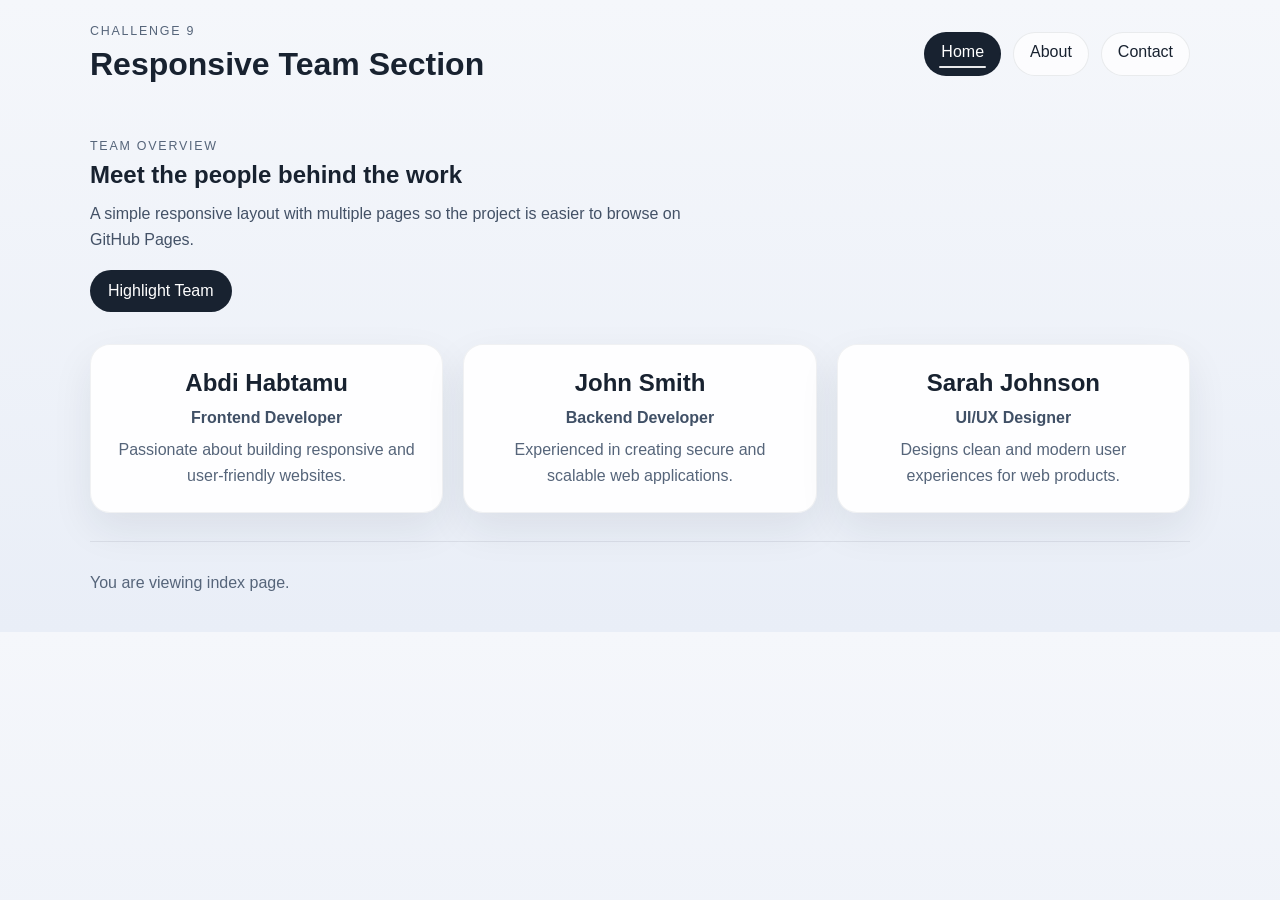
<file: index.html>
<!DOCTYPE html>
<html lang="en">
<head>
    <meta charset="UTF-8">
    <meta name="viewport" content="width=device-width, initial-scale=1.0">
    <title>Responsive Team Section</title>
    <link rel="stylesheet" href="style.css">
</head>
<body>
    <header class="site-header">
        <div>
            <p class="eyebrow">Challenge 9</p>
            <h1>Responsive Team Section</h1>
        </div>

        <nav class="site-nav" aria-label="Main navigation">
            <a class="nav-link active" href="index.html">Home</a>
            <a class="nav-link" href="about.html">About</a>
            <a class="nav-link" href="contact.html">Contact</a>
        </nav>
    </header>

    <main>
        <section class="hero">
            <div>
                <p class="eyebrow">Team Overview</p>
                <h2>Meet the people behind the work</h2>
                <p class="hero-text">A simple responsive layout with multiple pages so the project is easier to browse on GitHub Pages.</p>
                <button class="primary-button" id="highlight-team-btn" type="button">Highlight Team</button>
            </div>
        </section>

        <section class="team-section">
            <article class="card">
                <h2>Abdi Habtamu</h2>
                <h4>Frontend Developer</h4>
                <p>Passionate about building responsive and user-friendly websites.</p>
            </article>

            <article class="card">
                <h2>John Smith</h2>
                <h4>Backend Developer</h4>
                <p>Experienced in creating secure and scalable web applications.</p>
            </article>

            <article class="card">
                <h2>Sarah Johnson</h2>
                <h4>UI/UX Designer</h4>
                <p>Designs clean and modern user experiences for web products.</p>
            </article>
        </section>
    </main>

    <footer class="site-footer">
        <p id="page-status">Loading page...</p>
    </footer>

    <script src="script.js"></script>
</body>
</html>
</file>
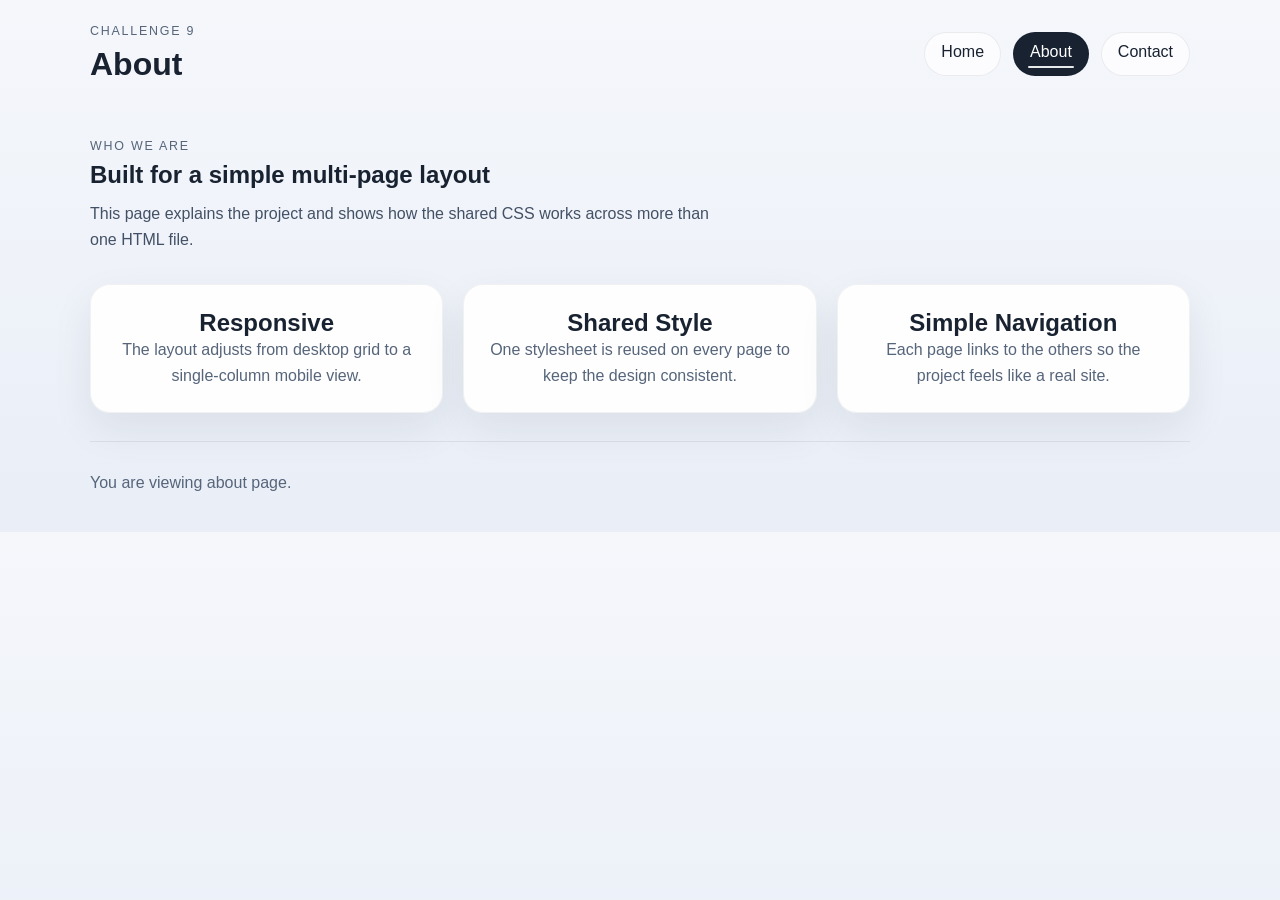
<file: about.html>
<!DOCTYPE html>
<html lang="en">
<head>
    <meta charset="UTF-8">
    <meta name="viewport" content="width=device-width, initial-scale=1.0">
    <title>About | Responsive Team Section</title>
    <link rel="stylesheet" href="style.css">
</head>
<body>
    <header class="site-header">
        <div>
            <p class="eyebrow">Challenge 9</p>
            <h1>About</h1>
        </div>

        <nav class="site-nav" aria-label="Main navigation">
            <a class="nav-link" href="index.html">Home</a>
            <a class="nav-link active" href="about.html">About</a>
            <a class="nav-link" href="contact.html">Contact</a>
        </nav>
    </header>

    <main>
        <section class="hero">
            <p class="eyebrow">Who we are</p>
            <h2>Built for a simple multi-page layout</h2>
            <p class="hero-text">This page explains the project and shows how the shared CSS works across more than one HTML file.</p>
        </section>

        <section class="team-section">
            <article class="card">
                <h2>Responsive</h2>
                <p>The layout adjusts from desktop grid to a single-column mobile view.</p>
            </article>
            <article class="card">
                <h2>Shared Style</h2>
                <p>One stylesheet is reused on every page to keep the design consistent.</p>
            </article>
            <article class="card">
                <h2>Simple Navigation</h2>
                <p>Each page links to the others so the project feels like a real site.</p>
            </article>
        </section>
    </main>

    <footer class="site-footer">
        <p id="page-status">Loading page...</p>
    </footer>

    <script src="script.js"></script>
</body>
</html>
</file>
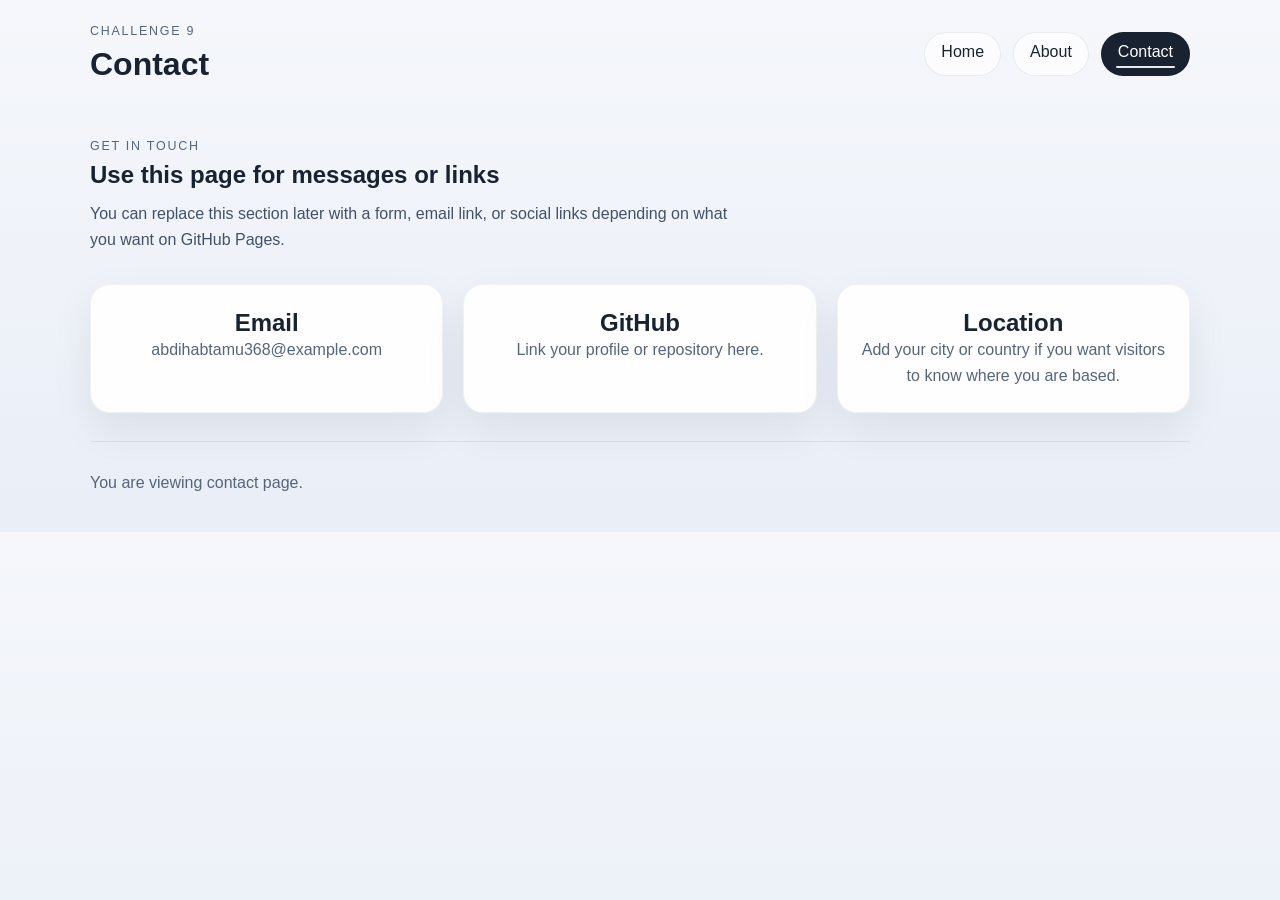
<file: contact.html>
<!DOCTYPE html>
<html lang="en">
<head>
    <meta charset="UTF-8">
    <meta name="viewport" content="width=device-width, initial-scale=1.0">
    <title>Contact | Responsive Team Section</title>
    <link rel="stylesheet" href="style.css">
</head>
<body>
    <header class="site-header">
        <div>
            <p class="eyebrow">Challenge 9</p>
            <h1>Contact</h1>
        </div>

        <nav class="site-nav" aria-label="Main navigation">
            <a class="nav-link" href="index.html">Home</a>
            <a class="nav-link" href="about.html">About</a>
            <a class="nav-link active" href="contact.html">Contact</a>
        </nav>
    </header>

    <main>
        <section class="hero">
            <p class="eyebrow">Get in touch</p>
            <h2>Use this page for messages or links</h2>
            <p class="hero-text">You can replace this section later with a form, email link, or social links depending on what you want on GitHub Pages.</p>
        </section>

        <section class="team-section">
            <article class="card">
                <h2>Email</h2>
                <p>abdihabtamu368@example.com</p>
            </article>
            <article class="card">
                <h2>GitHub</h2>
                <p>Link your profile or repository here.</p>
            </article>
            <article class="card">
                <h2>Location</h2>
                <p>Add your city or country if you want visitors to know where you are based.</p>
            </article>
        </section>
    </main>

    <footer class="site-footer">
        <p id="page-status">Loading page...</p>
    </footer>

    <script src="script.js"></script>
</body>
</html>
</file>
<file: style.css>
* {
    box-sizing: border-box;
}

body {
    margin: 0;
    padding: 24px;
    font-family: Arial, sans-serif;
    background: linear-gradient(180deg, #f5f7fb 0%, #e9eef7 100%);
    color: #182230;
}

.site-header,
.hero,
.team-section {
    max-width: 1100px;
    margin: 0 auto;
}

.site-header {
    display: flex;
    justify-content: space-between;
    align-items: center;
    gap: 24px;
    margin-bottom: 28px;
}

.site-header h1,
.hero h2,
.card h2 {
    margin: 0;
}

.eyebrow {
    margin: 0 0 8px;
    text-transform: uppercase;
    letter-spacing: 0.14em;
    font-size: 0.78rem;
    color: #56657a;
}

.site-nav {
    display: flex;
    flex-wrap: wrap;
    gap: 12px;
}

.site-nav a:hover,
.site-nav a:focus-visible {
    outline: none;
    background: #182230;
    color: #ffffff;
}

.nav-link {
    position: relative;
    text-decoration: none;
    color: #182230;
    background: rgba(255, 255, 255, 0.7);
    border: 1px solid rgba(24, 34, 48, 0.08);
    padding: 10px 16px 14px;
    border-radius: 999px;
    transition: color 0.2s ease, background-color 0.2s ease;
}

.nav-link.active {
    background: #182230;
    color: #ffffff;
}

.nav-link.active::after,
.nav-link:hover::after,
.nav-link:focus-visible::after {
    content: "";
    position: absolute;
    left: 14px;
    right: 14px;
    bottom: 7px;
    height: 2px;
    border-radius: 999px;
    background: currentColor;
    opacity: 0.9;
    transform: scaleX(1);
    transform-origin: center;
}

.nav-link::after {
    transform: scaleX(0);
    transition: transform 0.2s ease;
}

.nav-link.active::after {
    transform: scaleX(1);
}

.hero {
    padding: 28px 0 12px;
}

.hero-text {
    max-width: 640px;
    margin: 12px 0 0;
    line-height: 1.6;
    color: #435166;
}

.primary-button {
    margin-top: 18px;
    border: none;
    border-radius: 999px;
    padding: 12px 18px;
    background: #182230;
    color: #ffffff;
    font: inherit;
    cursor: pointer;
}

.primary-button.is-active {
    background: #0f6aa1;
}

.team-section {
    display: grid;
    grid-template-columns: repeat(3, minmax(0, 1fr));
    gap: 20px;
    padding-top: 20px;
}

.card {
    background: rgba(255, 255, 255, 0.92);
    padding: 24px;
    border-radius: 20px;
    box-shadow: 0 16px 40px rgba(24, 34, 48, 0.08);
    border: 1px solid rgba(24, 34, 48, 0.06);
    text-align: center;
}

.card h4 {
    margin: 12px 0 10px;
    color: #405066;
}

.card p {
    margin: 0;
    line-height: 1.6;
    color: #56657a;
}

.site-footer {
    max-width: 1100px;
    margin: 28px auto 0;
    padding-top: 16px;
    border-top: 1px solid rgba(24, 34, 48, 0.08);
    color: #56657a;
}

.card.is-highlighted {
    border-color: rgba(15, 106, 161, 0.45);
    box-shadow: 0 18px 42px rgba(15, 106, 161, 0.14);
    transform: translateY(-2px);
}

@media (max-width: 900px) {
    .site-header {
        flex-direction: column;
        align-items: flex-start;
    }

    .site-nav {
        width: 100%;
    }

    .team-section {
        grid-template-columns: 1fr;
    }
}
</file>
